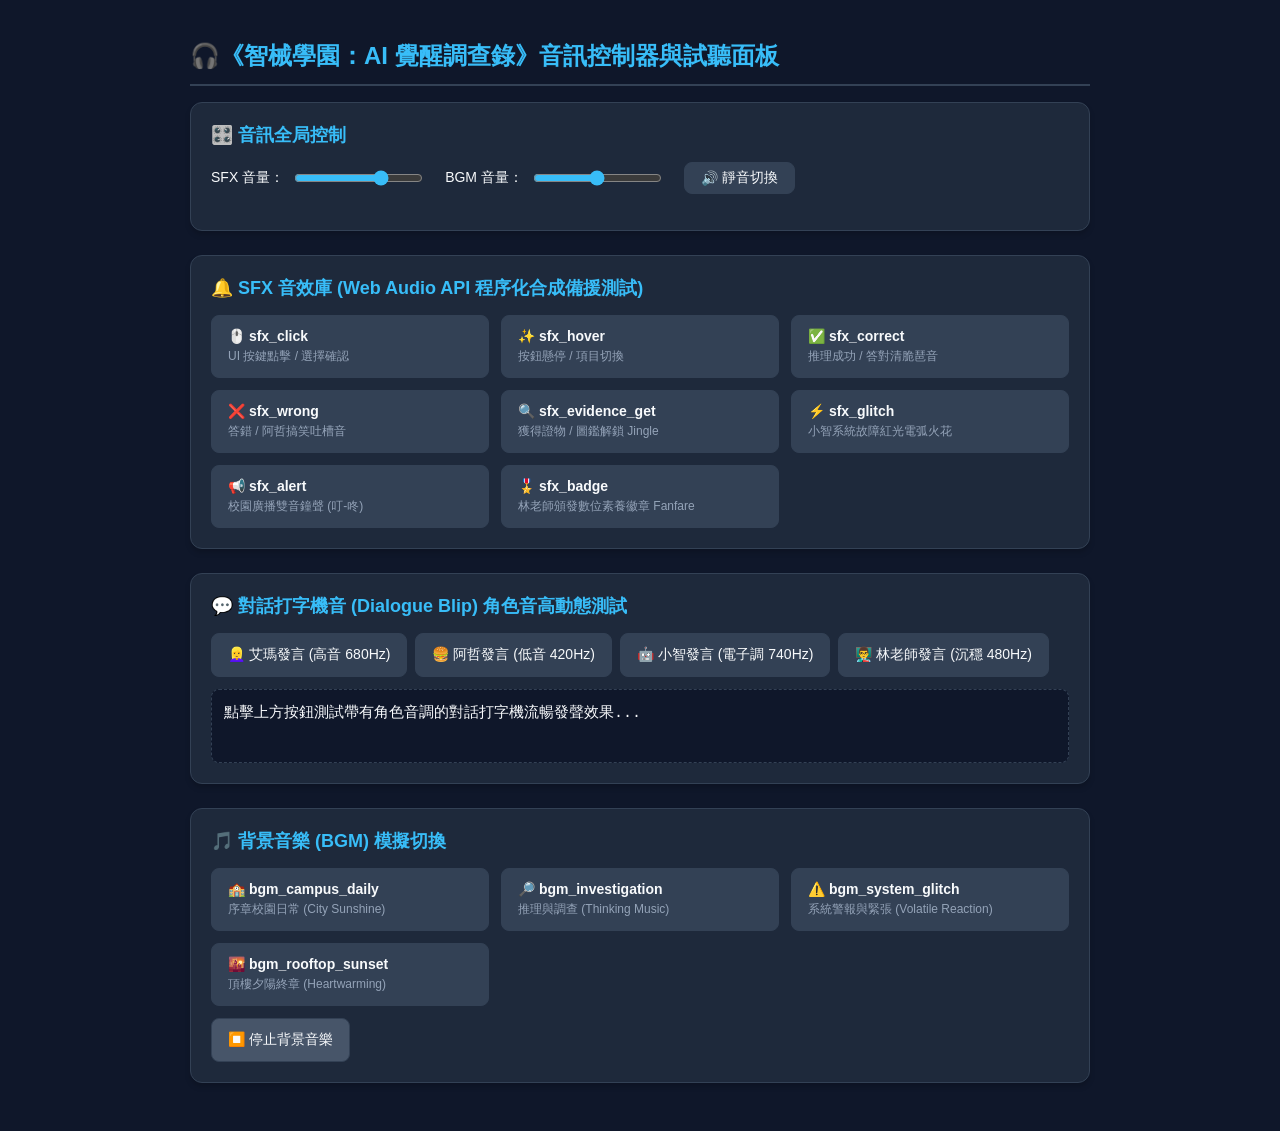
<file: audio_preview.html>
<!DOCTYPE html>
<html lang="zh-Hant">
<head>
  <meta charset="UTF-8">
  <meta name="viewport" content="width=device-width, initial-scale=1.0">
  <title>《智械學園：AI 覺醒調查錄》音訊與音效試聽面板</title>
  <style>
    :root {
      --bg-color: #0f172a;
      --card-bg: #1e293b;
      --accent-color: #38bdf8;
      --accent-hover: #0284c7;
      --text-main: #f8fafc;
      --text-sub: #94a3b8;
      --border-color: #334155;
      --success-color: #4ade80;
      --danger-color: #f87171;
    }
    body {
      margin: 0;
      padding: 24px;
      background-color: var(--bg-color);
      color: var(--text-main);
      font-family: -apple-system, BlinkMacSystemFont, "Segoe UI", Roboto, "Helvetica Neue", sans-serif;
    }
    .container {
      max-width: 900px;
      margin: 0 auto;
    }
    h1 {
      color: var(--accent-color);
      display: flex;
      align-items: center;
      gap: 12px;
      font-size: 24px;
      border-bottom: 2px solid var(--border-color);
      padding-bottom: 12px;
    }
    .panel-section {
      background: var(--card-bg);
      border: 1px solid var(--border-color);
      border-radius: 12px;
      padding: 20px;
      margin-bottom: 24px;
      box-shadow: 0 4px 6px -1px rgba(0, 0, 0, 0.2);
    }
    h2 {
      font-size: 18px;
      margin-top: 0;
      color: var(--accent-color);
      display: flex;
      justify-content: space-between;
      align-items: center;
    }
    .grid {
      display: grid;
      grid-template-columns: repeat(auto-fill, minmax(260px, 1fr));
      gap: 12px;
    }
    .btn {
      background: #334155;
      color: var(--text-main);
      border: 1px solid var(--border-color);
      border-radius: 8px;
      padding: 12px 16px;
      font-size: 14px;
      font-weight: 500;
      cursor: pointer;
      display: flex;
      flex-direction: column;
      gap: 4px;
      text-align: left;
      transition: all 0.15s ease;
    }
    .btn:hover {
      background: var(--accent-hover);
      border-color: var(--accent-color);
      transform: translateY(-1px);
    }
    .btn:active {
      transform: translateY(1px);
    }
    .btn-title {
      font-weight: bold;
      display: flex;
      align-items: center;
      gap: 6px;
    }
    .btn-desc {
      font-size: 12px;
      color: var(--text-sub);
    }
    .controls {
      display: flex;
      gap: 20px;
      align-items: center;
      flex-wrap: wrap;
      margin-bottom: 16px;
    }
    .slider-group {
      display: flex;
      align-items: center;
      gap: 8px;
      font-size: 14px;
    }
    .slider-group input {
      accent-color: var(--accent-color);
    }
    .typewriter-test-box {
      margin-top: 12px;
      padding: 12px;
      background: #0f172a;
      border-radius: 8px;
      border: 1px dashed var(--border-color);
      min-height: 48px;
      font-family: monospace;
      font-size: 15px;
      line-height: 1.6;
    }
  </style>
</head>
<body>
  <div class="container">
    <h1>🎧《智械學園：AI 覺醒調查錄》音訊控制器與試聽面板</h1>
    
    <!-- 全域控制 -->
    <div class="panel-section">
      <h2>🎛️ 音訊全局控制</h2>
      <div class="controls">
        <div class="slider-group">
          <label>SFX 音量：</label>
          <input type="range" id="sfxVol" min="0" max="1" step="0.05" value="0.7">
        </div>
        <div class="slider-group">
          <label>BGM 音量：</label>
          <input type="range" id="bgmVol" min="0" max="1" step="0.05" value="0.5">
        </div>
        <button class="btn" id="muteBtn" style="padding: 6px 16px; flex-direction: row; align-items: center;">
          <span id="muteIcon">🔊</span> <span id="muteText">靜音切換</span>
        </button>
      </div>
    </div>

    <!-- SFX 音效測試 -->
    <div class="panel-section">
      <h2>🔔 SFX 音效庫 (Web Audio API 程序化合成備援測試)</h2>
      <div class="grid">
        <button class="btn" onclick="playSfx('sfx_click')">
          <span class="btn-title">🖱️ sfx_click</span>
          <span class="btn-desc">UI 按鍵點擊 / 選擇確認</span>
        </button>

        <button class="btn" onclick="playSfx('sfx_hover')">
          <span class="btn-title">✨ sfx_hover</span>
          <span class="btn-desc">按鈕懸停 / 項目切換</span>
        </button>

        <button class="btn" onclick="playSfx('sfx_correct')">
          <span class="btn-title">✅ sfx_correct</span>
          <span class="btn-desc">推理成功 / 答對清脆琶音</span>
        </button>

        <button class="btn" onclick="playSfx('sfx_wrong')">
          <span class="btn-title">❌ sfx_wrong</span>
          <span class="btn-desc">答錯 / 阿哲搞笑吐槽音</span>
        </button>

        <button class="btn" onclick="playSfx('sfx_evidence_get')">
          <span class="btn-title">🔍 sfx_evidence_get</span>
          <span class="btn-desc">獲得證物 / 圖鑑解鎖 Jingle</span>
        </button>

        <button class="btn" onclick="playSfx('sfx_glitch')">
          <span class="btn-title">⚡ sfx_glitch</span>
          <span class="btn-desc">小智系統故障紅光電弧火花</span>
        </button>

        <button class="btn" onclick="playSfx('sfx_alert')">
          <span class="btn-title">📢 sfx_alert</span>
          <span class="btn-desc">校園廣播雙音鐘聲 (叮-咚)</span>
        </button>

        <button class="btn" onclick="playSfx('sfx_badge')">
          <span class="btn-title">🎖️ sfx_badge</span>
          <span class="btn-desc">林老師頒發數位素養徽章 Fanfare</span>
        </button>
      </div>
    </div>

    <!-- 打字機測試 -->
    <div class="panel-section">
      <h2>💬 對話打字機音 (Dialogue Blip) 角色音高動態測試</h2>
      <div style="display: flex; gap: 8px; flex-wrap: wrap; margin-bottom: 12px;">
        <button class="btn" onclick="testTypewriter('emma')">👱‍♀️ 艾瑪發言 (高音 680Hz)</button>
        <button class="btn" onclick="testTypewriter('azhe')">🍔 阿哲發言 (低音 420Hz)</button>
        <button class="btn" onclick="testTypewriter('zhibot')">🤖 小智發言 (電子調 740Hz)</button>
        <button class="btn" onclick="testTypewriter('teacher')">👨‍🏫 林老師發言 (沉穩 480Hz)</button>
      </div>
      <div class="typewriter-test-box" id="dialogueOutput">
        點擊上方按鈕測試帶有角色音調的對話打字機流暢發聲效果...
      </div>
    </div>

    <!-- BGM 測試 -->
    <div class="panel-section">
      <h2>🎵 背景音樂 (BGM) 模擬切換</h2>
      <div class="grid">
        <button class="btn" onclick="playBgm('bgm_campus_daily')">
          <span class="btn-title">🏫 bgm_campus_daily</span>
          <span class="btn-desc">序章校園日常 (City Sunshine)</span>
        </button>

        <button class="btn" onclick="playBgm('bgm_investigation')">
          <span class="btn-title">🔎 bgm_investigation</span>
          <span class="btn-desc">推理與調查 (Thinking Music)</span>
        </button>

        <button class="btn" onclick="playBgm('bgm_system_glitch')">
          <span class="btn-title">⚠️ bgm_system_glitch</span>
          <span class="btn-desc">系統警報與緊張 (Volatile Reaction)</span>
        </button>

        <button class="btn" onclick="playBgm('bgm_rooftop_sunset')">
          <span class="btn-title">🌇 bgm_rooftop_sunset</span>
          <span class="btn-desc">頂樓夕陽終章 (Heartwarming)</span>
        </button>
      </div>
      <div style="margin-top: 12px;">
        <button class="btn" onclick="audioManager.stopBGM(0.5)" style="background: #475569;">
          ⏹️ 停止背景音樂
        </button>
      </div>
    </div>
  </div>

  <script type="module">
    import { audioManager } from './js/audio-manager.js';

    window.playSfx = (key) => audioManager.playSFX(key);
    window.playBgm = (key) => audioManager.playBGM(key);

    const sfxVol = document.getElementById('sfxVol');
    const bgmVol = document.getElementById('bgmVol');
    const muteBtn = document.getElementById('muteBtn');
    const muteIcon = document.getElementById('muteIcon');
    const dialogueOutput = document.getElementById('dialogueOutput');

    sfxVol.addEventListener('input', (e) => audioManager.setSFXVolume(parseFloat(e.target.value)));
    bgmVol.addEventListener('input', (e) => audioManager.setBGMVolume(parseFloat(e.target.value)));

    muteBtn.addEventListener('click', () => {
      const isMuted = audioManager.toggleMute();
      muteIcon.textContent = isMuted ? '🔇' : '🔊';
    });

    // 打字機打字模擬
    let typewriterTimer = null;
    window.testTypewriter = (character) => {
      if (typewriterTimer) clearInterval(typewriterTimer);
      
      const dialogueMap = {
        emma: '【艾瑪】：根據系統日誌分析，小智的特徵提取演算法存在明顯的資料偏差！',
        azhe: '【阿哲】：等等！難道說自動門真的不是被邪惡 AI 控制的嗎？！',
        zhibot: '【小智】：嗶嗶——警告！偵測到未授權的極端數值輸入，系統認知運算中...',
        teacher: '【林老師】：很好，大家都成功掌握了機器學習的資料集清洗觀念！'
      };

      const text = dialogueMap[character] || '測試打字機語音嗶嗶聲效果...';
      dialogueOutput.textContent = '';
      let idx = 0;

      typewriterTimer = setInterval(() => {
        if (idx < text.length) {
          dialogueOutput.textContent += text[idx];
          audioManager.playSFX('sfx_typewriter', { character });
          idx++;
        } else {
          clearInterval(typewriterTimer);
        }
      }, 50);
    };
  </script>
</body>
</html>
</file>
